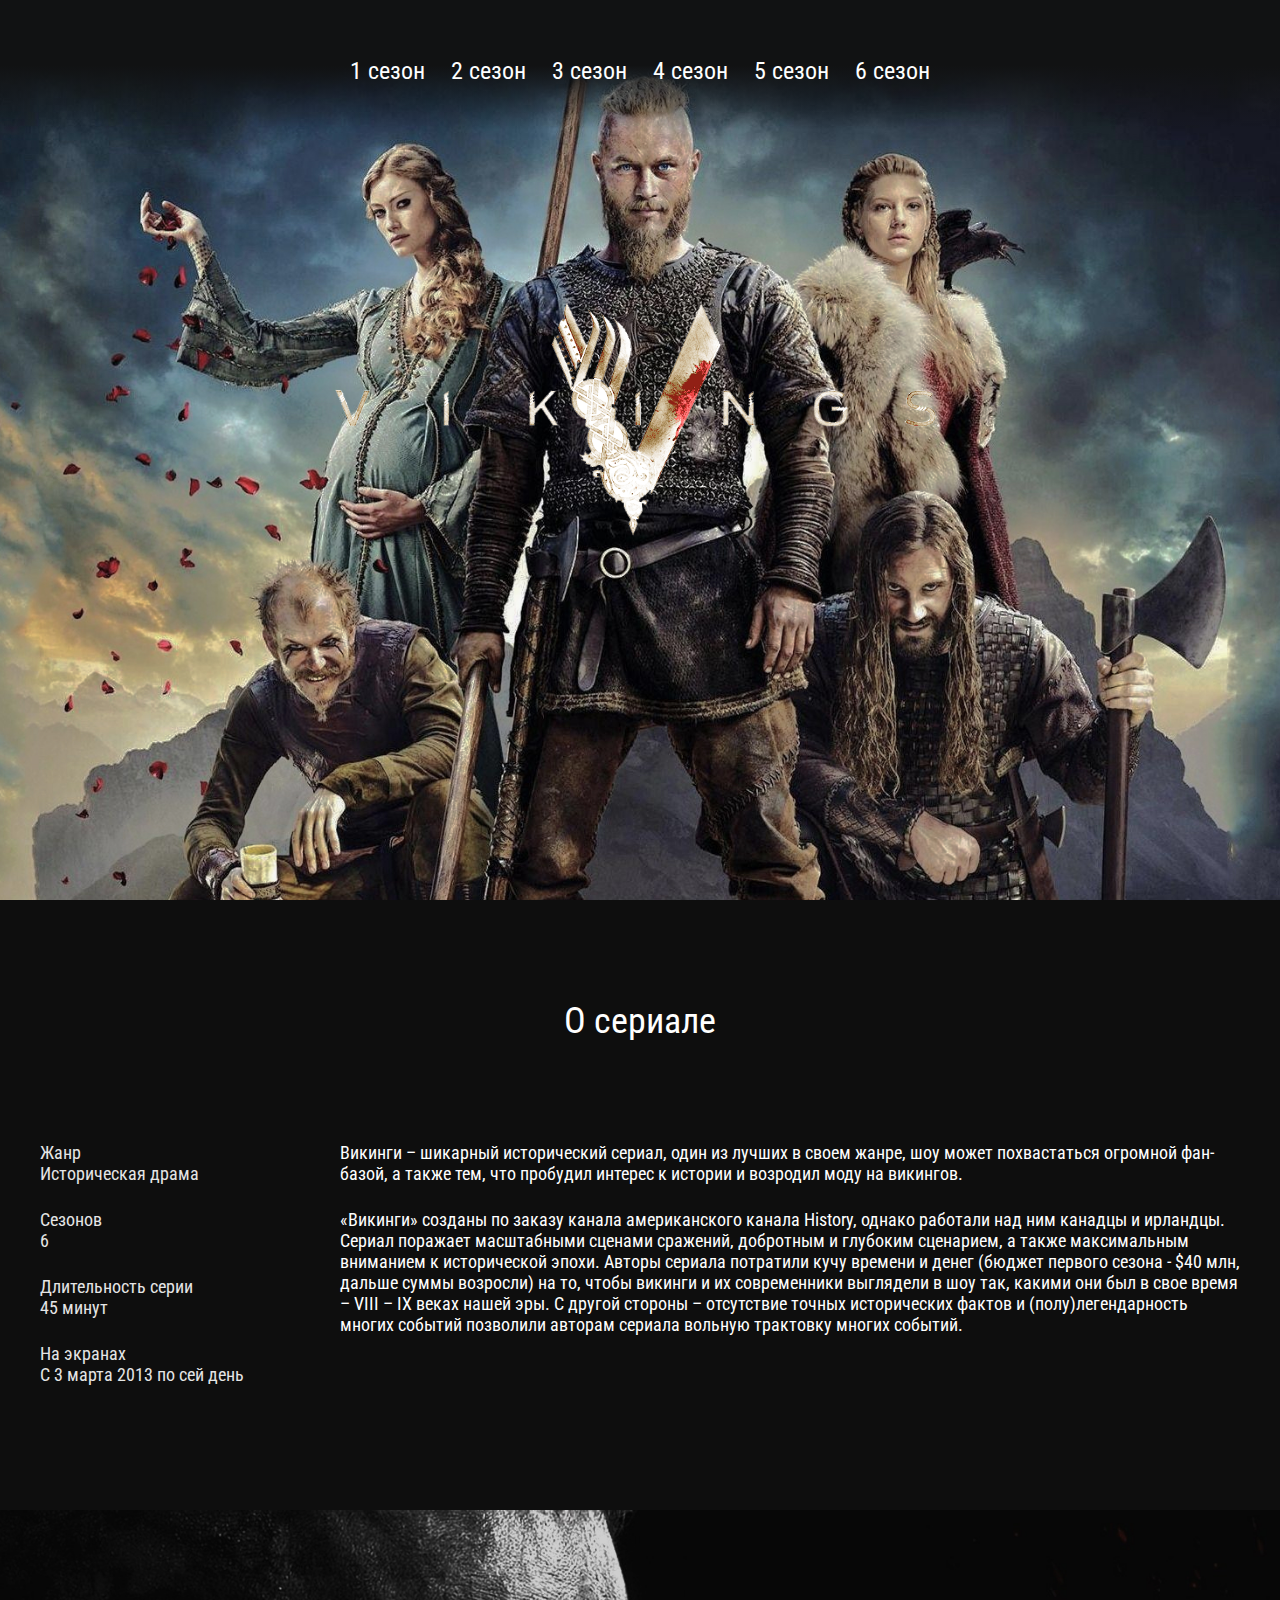
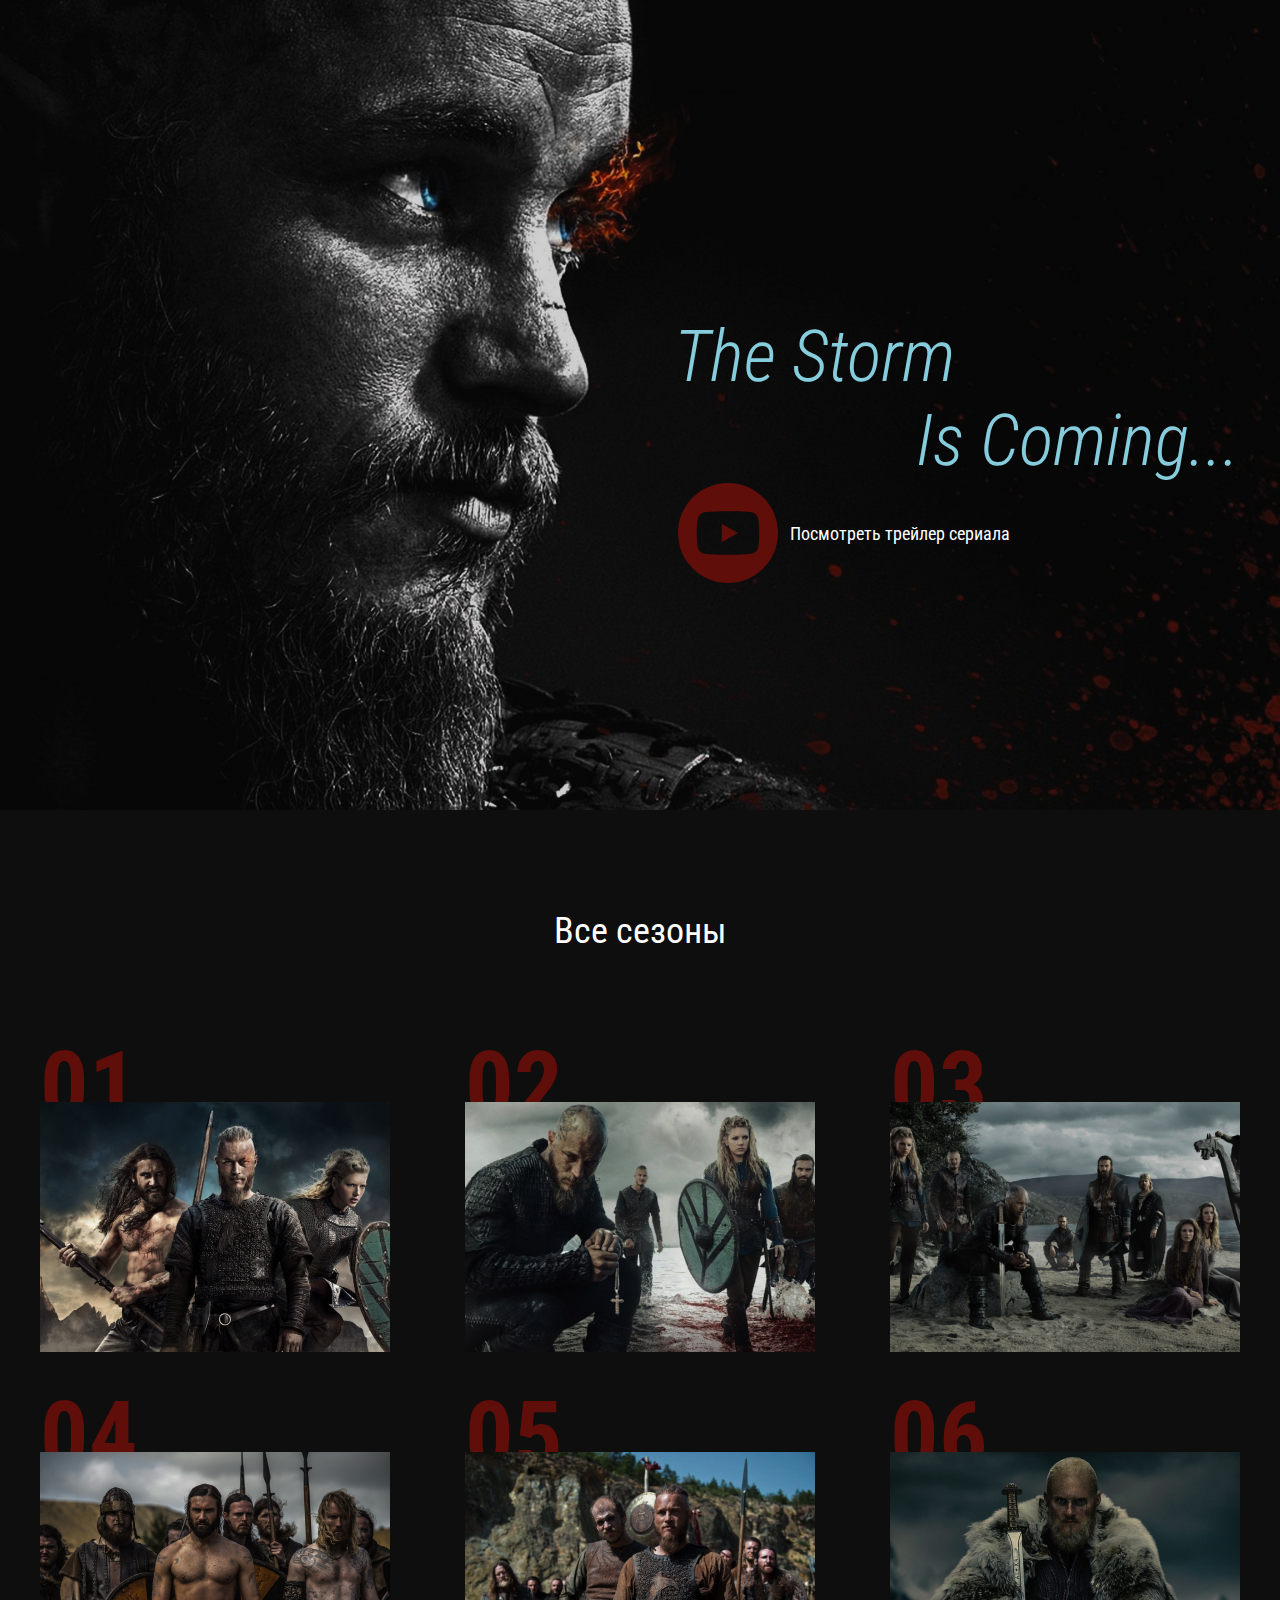
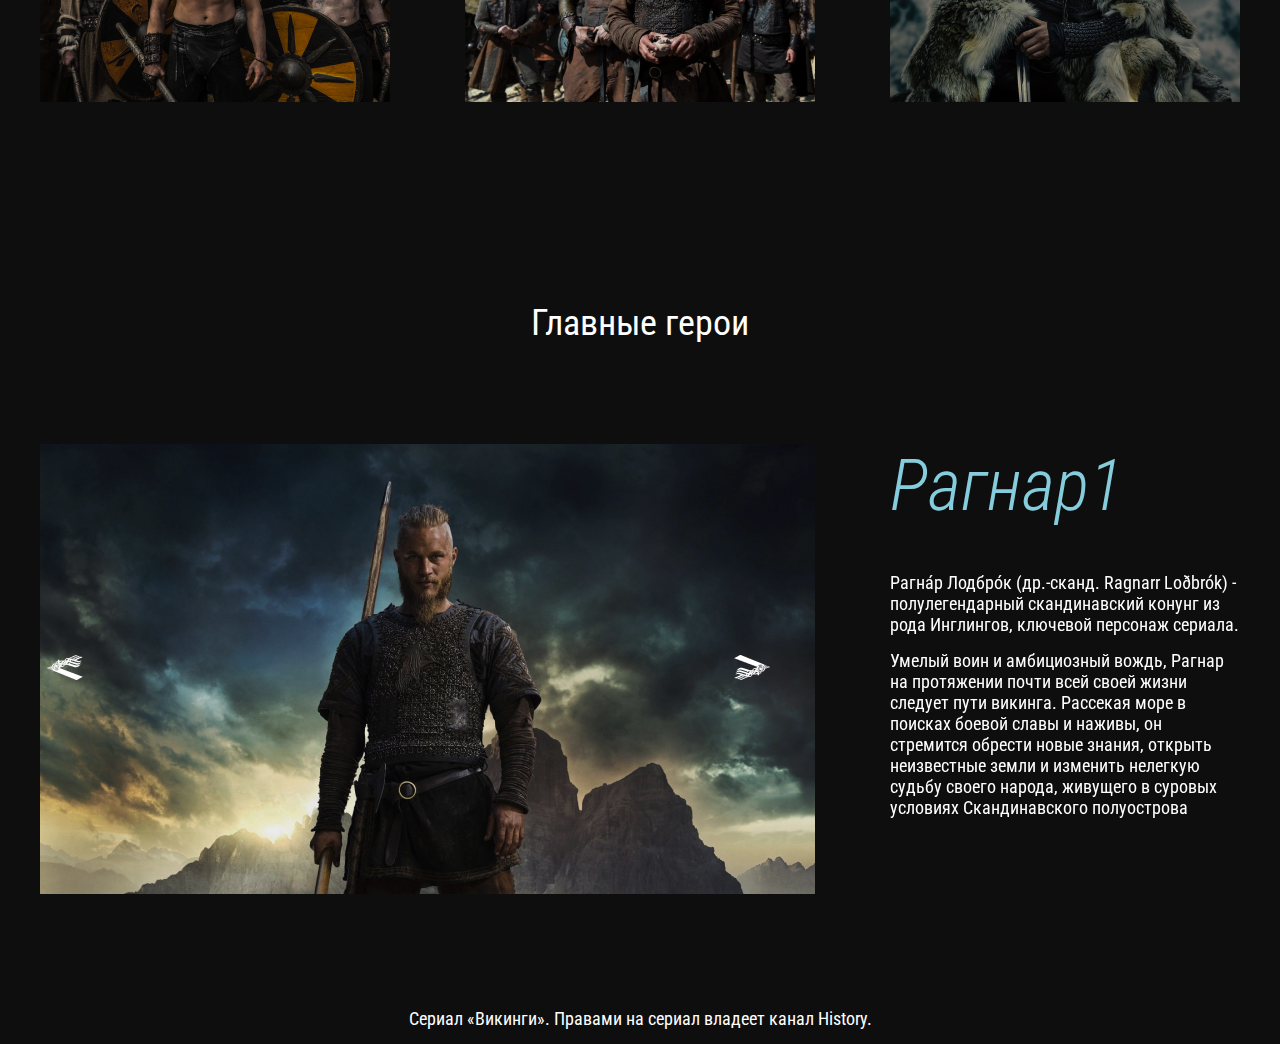
<file: index.html>
<!DOCTYPE html>
<html lang="en">
<head>
  <meta charset="UTF-8">
  <meta name="viewport" content="width=device-width, initial-scale=1.0">
  <meta http-equiv="X-UA-Compatible" content="ie=edge">
  <title>vikings</title>
  <link rel="preconnect" href="https://fonts.googleapis.com">
  <link href="https://fonts.googleapis.com/css2?family=Roboto+Condensed:ital,wght@0,400;0,700;1,300&display=swap" rel="stylesheet">
  <link rel="stylesheet" href="reset.css">
  <link rel="stylesheet" href="slick.css">
  <link rel="stylesheet" href="jquery.fancybox.css">
  <link rel="stylesheet" href="style.css">
</head>
<body>
  <header class="header">
    <nav class="menu">
      <button class="menu__btn">
        <span></span>
      </button>
      <ul class="menu__list">
        <li class="menu__list-item">
          <a class="menu__list-link" href="season-1.html">1 cезон</a>
        </li>
        <li class="menu__list-item">
          <a class="menu__list-link" href="#">2 cезон</a>
        </li>
        <li class="menu__list-item">
          <a class="menu__list-link" href="#">3 cезон</a>
        </li>
        <li class="menu__list-item">
          <a class="menu__list-link" href="#">4 cезон</a>
        </li>
        <li class="menu__list-item">
          <a class="menu__list-link" href="#">5 cезон</a>
        </li>
        <li class="menu__list-item">
          <a class="menu__list-link" href="#">6 cезон</a>
        </li>
      </ul>
    </nav>
    <div class="logo">
      <img class="logo__img" src="logo 1.png" alt="">
    </div>
  </header>
  <section class="about section-page">
    <div class="container">
      <h3 class="title">
        О сериале
      </h3>
      <div class="about__inner">
        <ul class="about__info">
          <li class="about__info-item">
            Жанр
           <span>Историческая драма</span> 
          </li>
          <li class="about__info-item">
            Сезонов
            <span>6</span>
          </li>
          <li class="about__info-item">
            Длительность серии
            <span>45 минут</span>
          </li>
          <li class="about__info-item">
            На экранах
            <span>С 3 марта 2013 по сей день</span>
          </li>
        </ul>
        <div class="about__text">
          <p>
            Викинги – шикарный исторический сериал, один из лучших в своем жанре, шоу может похвастаться огромной фан-базой, а также тем, что пробудил интерес к истории и возродил моду на викингов.
          </p>
          <p>
            «Викинги» созданы по заказу канала американского канала History, однако работали над ним канадцы и ирландцы. Сериал поражает масштабными сценами сражений, добротным и глубоким сценарием, а также максимальным вниманием к исторической эпохи. Авторы сериала потратили кучу времени и денег (бюджет первого сезона - $40 млн, дальше суммы возросли) на то, чтобы викинги и их современники выглядели в шоу так, какими они был в свое время – VIII – IX веках нашей эры. С другой стороны – отсутствие точных исторических фактов и (полу)легендарность многих событий позволили авторам сериала вольную трактовку многих событий.
          </p>
        </div>
      </div>
    </div>
  </section>
  <section class="video">
    <div class="container">
      <h3 class="video__text">
        <span>The Storm </span>
        Is Coming...
      </h3>
      <a class="video__btn" data-fancybox href="https://www.youtube.com/watch?v=tx5Ne_TbWpQ&list=PLN2KCaMlZNdC8eipxblUb3vqh7GuG6ElK&index=25">Посмотреть трейлер сериала</a>
    </div>
  </section>
  <section class="seasons section-page">
    <div class="container">
      <h3 class="title">
        Все сезоны
      </h3>
      <ol class="seasons__inner">
        <li class="seasons__item" style="background-image: url(sezon-1.jpg);">
          <a class="seasons__link" href="season-1.html">Cмотреть</a>
        </li>
        <li class="seasons__item" style="background-image: url(sezon-2.jpg);">
          <a class="seasons__link" href="#">Cмотреть</a>
        </li>
        <li class="seasons__item" style="background-image: url(sezon-3.jpg);">
          <a class="seasons__link" href="#">Cмотреть</a>
        </li>
        <li class="seasons__item" style="background-image: url(sezon-4.jpg);">
          <a class="seasons__link" href="#">Cмотреть</a>
        </li>
        <li class="seasons__item" style="background-image: url(sezon-5.jpg);">
          <a class="seasons__link" href="#">Cмотреть</a>
        </li>
        <li class="seasons__item" style="background-image: url(sezon-6.jpg);">
          <a class="seasons__link" href="#">Cмотреть</a>
        </li>
      </ol>
    </div>
  </section>
  <section class="heroes section-page">
    <div class="container">
      <h3 class="title">Главные герои</h3>
      <div class="heroes__inner">
        <div class="heroes__slider-img">
          <img class="heroes__images" src="sezon-7.jpg" alt="">
          <img class="heroes__images" src="sezon-7.jpg" alt="">
          <img class="heroes__images" src="sezon-7.jpg" alt="">
        </div>
        <div class="heroes__slider-text">
          <div class="heroes__text">
            <h4 class="heroes__name">Рагнар1</h4>
            <p>
              Рагна́р Лодбро́к (др.-сканд. Ragnarr Loðbrók) - полулегендарный скандинавский конунг из рода Инглингов, ключевой персонаж сериала.
            </p>
            <p>
              Умелый воин и амбициозный вождь, Рагнар на протяжении почти всей своей жизни следует пути викинга. Рассекая море в поисках боевой славы и наживы, он стремится обрести новые знания, открыть неизвестные земли и изменить нелегкую судьбу своего народа, живущего в суровых условиях Скандинавского полуострова
            </p>
          </div>
          <div class="heroes__text">
            <h4 class="heroes__name">Рагнар2</h4>
            <p>
              Рагна́р Лодбро́к (др.-сканд. Ragnarr Loðbrók) - полулегендарный скандинавский конунг из рода Инглингов, ключевой персонаж сериала.
            </p>
            <p>
              Умелый воин и амбициозный вождь, Рагнар на протяжении почти всей своей жизни следует пути викинга. Рассекая море в поисках боевой славы и наживы, он стремится обрести новые знания, открыть неизвестные земли и изменить нелегкую судьбу своего народа, живущего в суровых условиях Скандинавского полуострова
            </p>
          </div>
          <div class="heroes__text">
            <h4 class="heroes__name">Рагнар3</h4>
            <p>
              Рагна́р Лодбро́к (др.-сканд. Ragnarr Loðbrók) - полулегендарный скандинавский конунг из рода Инглингов, ключевой персонаж сериала.
            </p>
            <p>
              Умелый воин и амбициозный вождь, Рагнар на протяжении почти всей своей жизни следует пути викинга. Рассекая море в поисках боевой славы и наживы, он стремится обрести новые знания, открыть неизвестные земли и изменить нелегкую судьбу своего народа, живущего в суровых условиях Скандинавского полуострова
            </p>
          </div>
        </div>
      </div>
    </div>
  </section>
  <footer class="footer">
    <div class="container">
    <p class="copy">
      Сериал «Викинги». Правами на сериал владеет канал History.
    </p>
  </div>
  </footer>
  <script src="https://ajax.googleapis.com/ajax/libs/jquery/3.4.1/jquery.min.js"></script>
  <script src="slick.min.js"></script>
  <script src="jquery.fancybox.min.js"></script>
  <script src="main.js"></script>
</body>
</html>
</file>
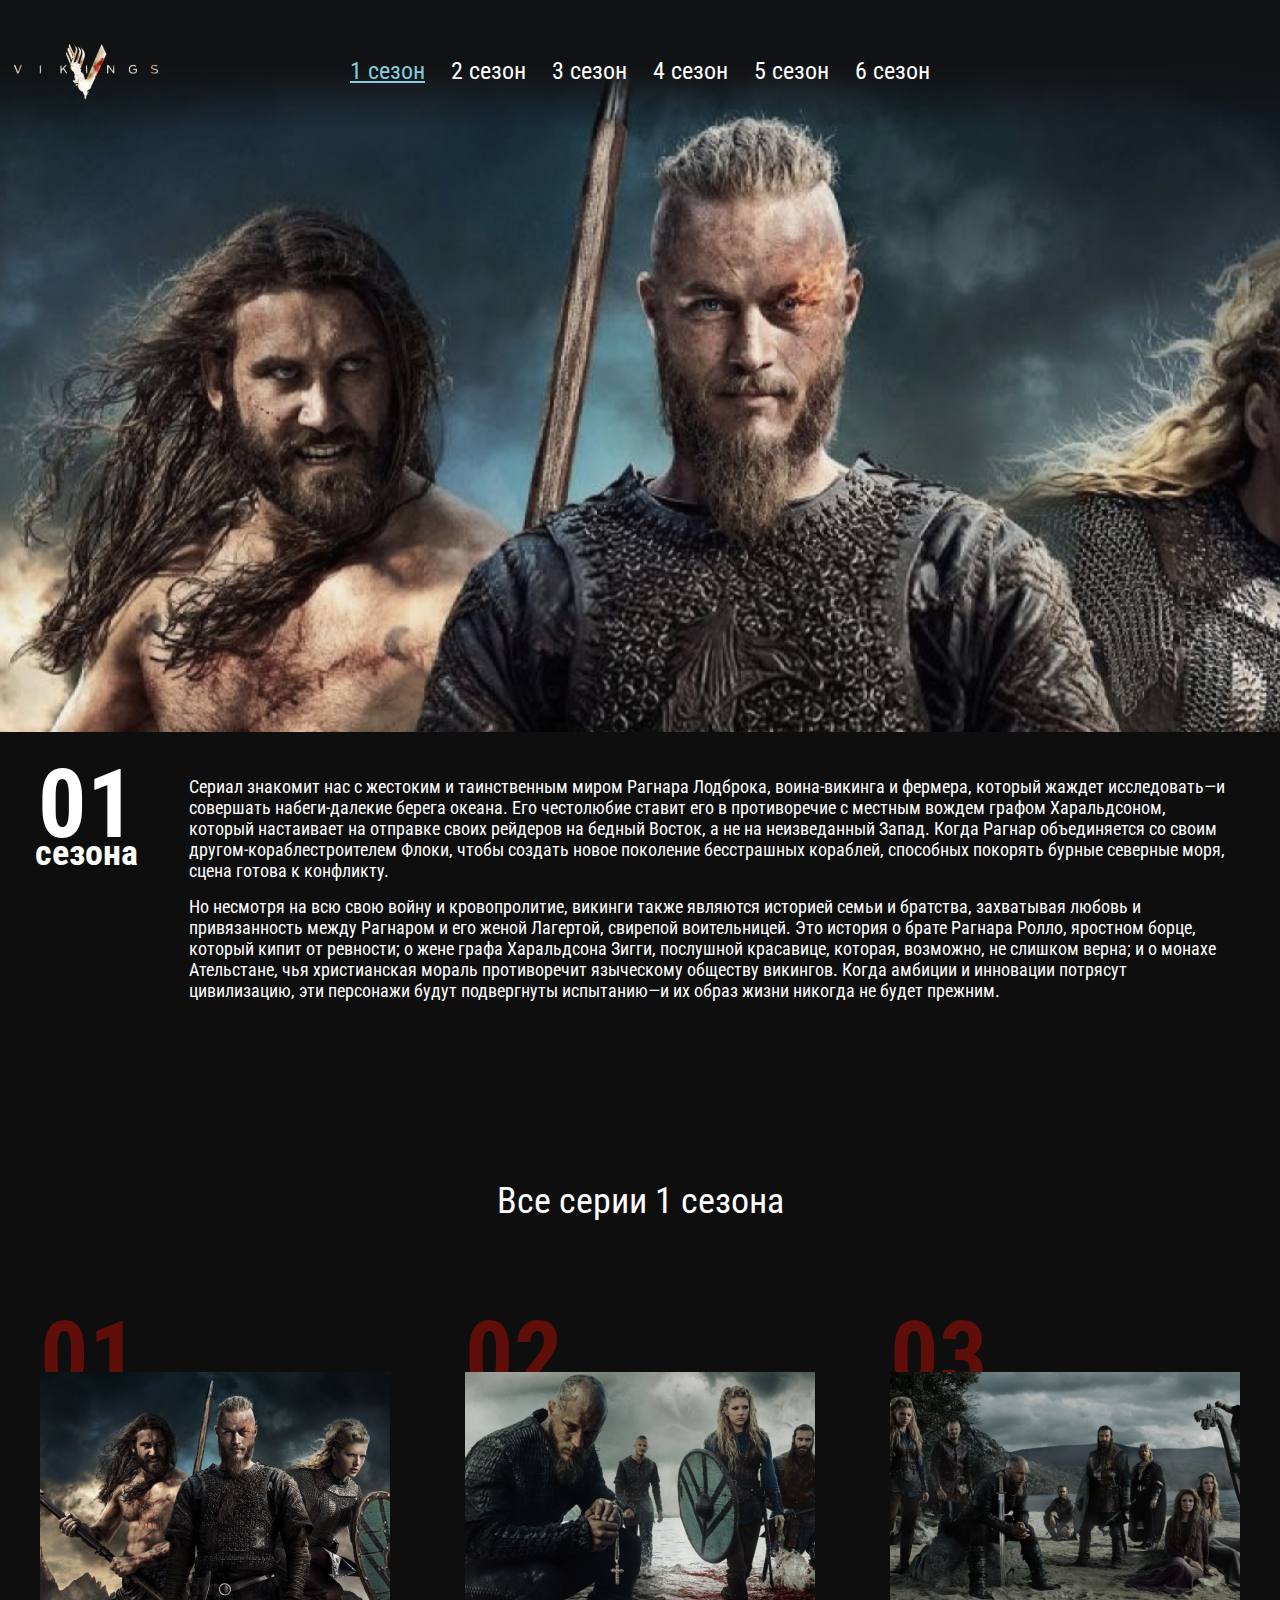
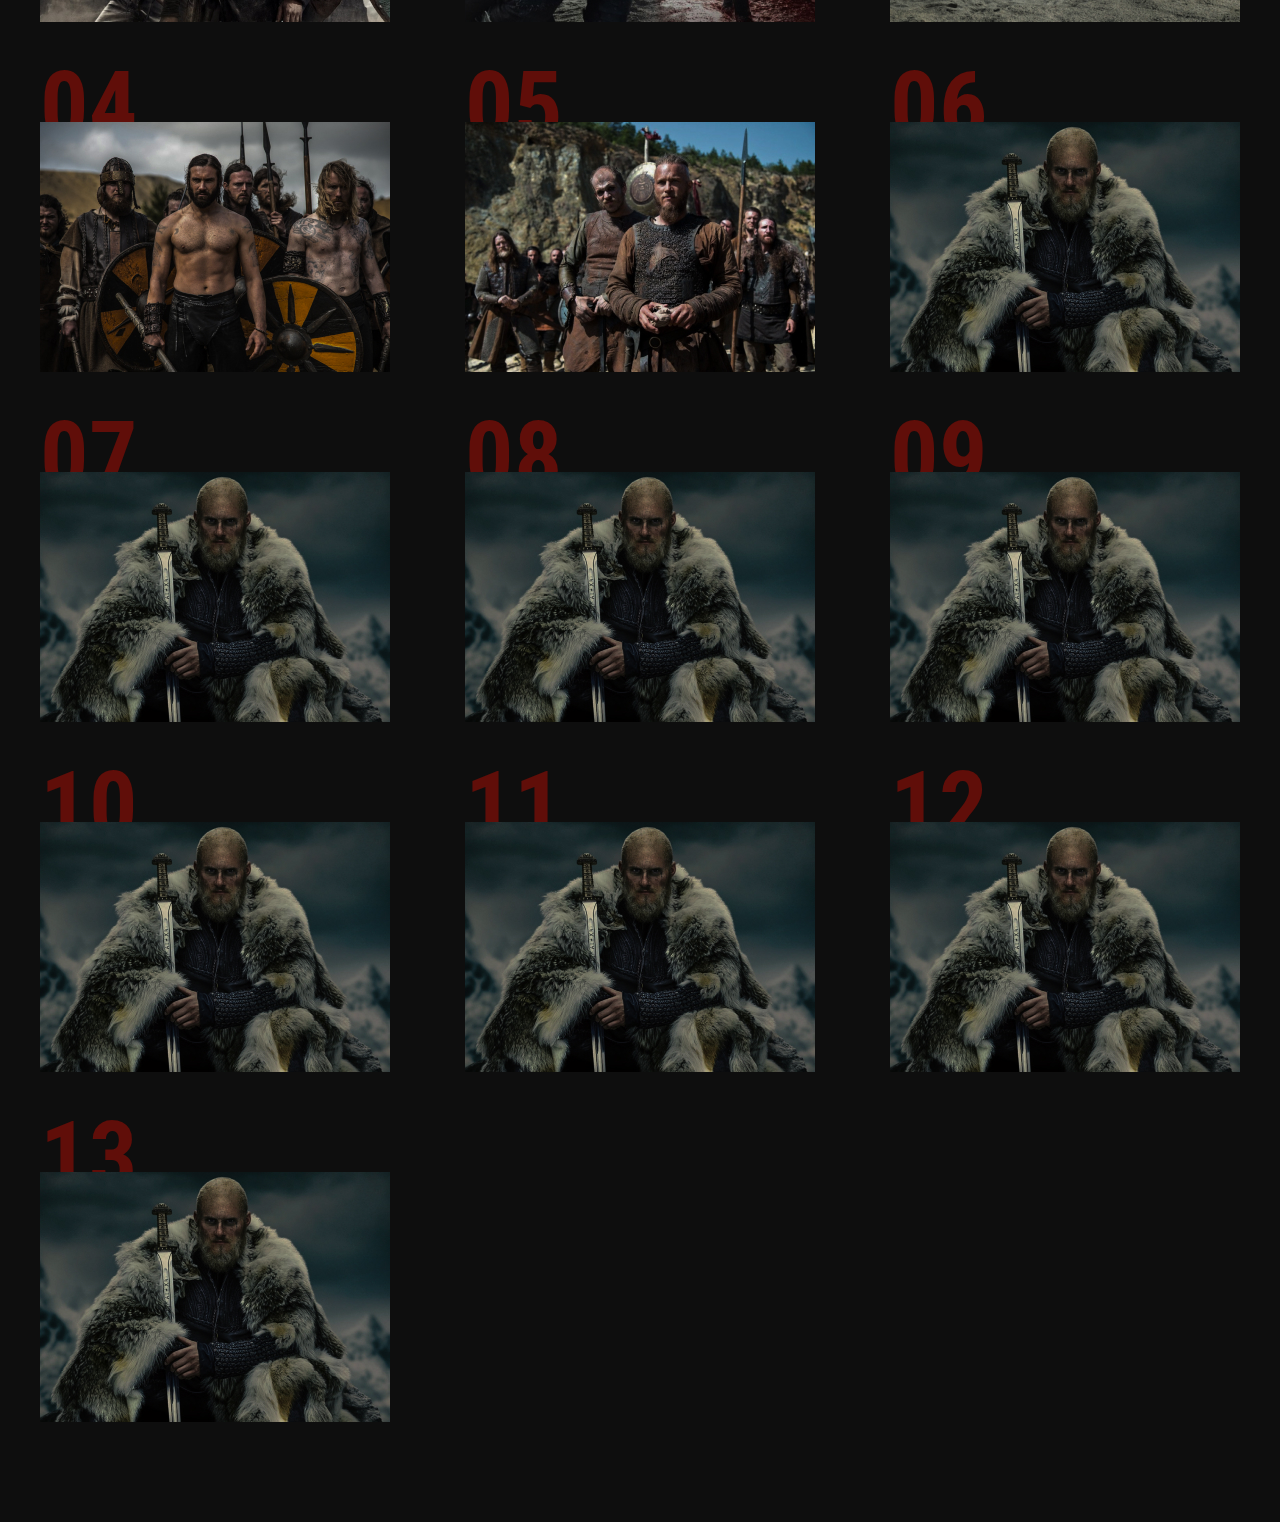
<file: season-1.html>
<!DOCTYPE html>
<html lang="en">
<head>
  <meta charset="UTF-8">
  <meta name="viewport" content="width=device-width, initial-scale=1.0">
  <meta http-equiv="X-UA-Compatible" content="ie=edge">
  <title>vikings</title>
  <link rel="preconnect" href="https://fonts.googleapis.com">
  <link href="https://fonts.googleapis.com/css2?family=Roboto+Condensed:ital,wght@0,400;0,700;1,300&display=swap" rel="stylesheet">
  <link rel="stylesheet" href="reset.css">
  <link rel="stylesheet" href="jquery.fancybox.css">
  <link rel="stylesheet" href="style.css">
</head>
<body>

<header class="page-header">
    <nav class="menu">
      <button class="menu__btn">
        <span></span>
      </button>
      <div class="menu__container">
        <a class="page-logo" href="index.html">
          <img src="sezon-11.jpg" alt="">
        </a>
          <ul class="menu__list">
            <li class="menu__list-item">
              <a class="menu__list-link menu__list-link--active" href="#">1 cезон</a>
            </li>
            <li class="menu__list-item">
              <a class="menu__list-link" href="#">2 cезон</a>
            </li>
            <li class="menu__list-item">
              <a class="menu__list-link" href="#">3 cезон</a>
            </li>
            <li class="menu__list-item">
              <a class="menu__list-link" href="#">4 cезон</a>
            </li>
            <li class="menu__list-item">
              <a class="menu__list-link" href="#">5 cезон</a>
            </li>
            <li class="menu__list-item">
              <a class="menu__list-link" href="#">6 cезон</a>
            </li>
          </ul>
      </div>
      
      </nav>
      <div class="season-info">
        <div class="season-info__num">
            01
            <span>сезона</span>
        </div>
        <div class="season-info__text">
            <p>
                Сериал знакомит нас с жестоким и таинственным миром Рагнара Лодброка, воина-викинга и фермера, который жаждет исследовать—и совершать набеги-далекие берега океана. Его честолюбие ставит его в противоречие с местным вождем графом Харальдсоном, который настаивает на отправке своих рейдеров на бедный Восток, а не на неизведанный Запад. Когда Рагнар объединяется со своим другом-кораблестроителем Флоки, чтобы создать новое поколение бесстрашных кораблей, способных покорять бурные северные моря, сцена готова к конфликту.
            </p>
            <p>
                Но несмотря на всю свою войну и кровопролитие, викинги также являются историей семьи и братства, захватывая любовь и привязанность между Рагнаром и его женой Лагертой, свирепой воительницей. Это история о брате Рагнара Ролло, яростном борце, который кипит от ревности; о жене графа Харальдсона Зигги, послушной красавице, которая, возможно, не слишком верна; и о монахе Ательстане, чья христианская мораль противоречит языческому обществу викингов. Когда амбиции и инновации потрясут цивилизацию, эти персонажи будут подвергнуты испытанию—и их образ жизни никогда не будет прежним.
            </p>
        </div>
      </div>
</header>
<section class="seasons section-page">
    <div class="container">
      <h3 class="title">
        Все серии 1 сезона
      </h3>
      <ol class="seasons__inner">
        <li class="seasons__item" style="background-image: url(sezon-1.jpg);">
          <a class="seasons__link"data-fancybox="gallery" href="https://www.youtube.com/watch?v=tx5Ne_TbWpQ&list=PLN2KCaMlZNdC8eipxblUb3vqh7GuG6ElK&index=25?autoplay=0">Cмотреть</a>
        </li>
        <li class="seasons__item" style="background-image: url(sezon-2.jpg);">
          <a class="seasons__link"data-fancybox="gallery" href="https://www.youtube.com/watch?v=tx5Ne_TbWpQ&list=PLN2KCaMlZNdC8eipxblUb3vqh7GuG6ElK&index=25?autoplay=0">Cмотреть</a>
        </li>
        <li class="seasons__item" style="background-image: url(sezon-3.jpg);">
          <a class="seasons__link"data-fancybox="gallery" href="https://www.youtube.com/watch?v=tx5Ne_TbWpQ&list=PLN2KCaMlZNdC8eipxblUb3vqh7GuG6ElK&index=25?autoplay=0">Cмотреть</a>
        </li>
        <li class="seasons__item" style="background-image: url(sezon-4.jpg);">
          <a class="seasons__link"data-fancybox="gallery" href="https://www.youtube.com/watch?v=tx5Ne_TbWpQ&list=PLN2KCaMlZNdC8eipxblUb3vqh7GuG6ElK&index=25?autoplay=0">Cмотреть</a>
        </li>
        <li class="seasons__item" style="background-image: url(sezon-5.jpg);">
          <a class="seasons__link"data-fancybox="gallery" href="https://www.youtube.com/watch?v=tx5Ne_TbWpQ&list=PLN2KCaMlZNdC8eipxblUb3vqh7GuG6ElK&index=25?autoplay=0">Cмотреть</a>
        </li>
        <li class="seasons__item" style="background-image: url(sezon-6.jpg);">
          <a class="seasons__link"data-fancybox="gallery" href="https://www.youtube.com/watch?v=tx5Ne_TbWpQ&list=PLN2KCaMlZNdC8eipxblUb3vqh7GuG6ElK&index=25?autoplay=0">Cмотреть</a>
        </li>
        <li class="seasons__item" style="background-image: url(sezon-6.jpg);">
          <a class="seasons__link"data-fancybox="gallery" href="https://www.youtube.com/watch?v=tx5Ne_TbWpQ&list=PLN2KCaMlZNdC8eipxblUb3vqh7GuG6ElK&index=25?autoplay=0">Cмотреть</a>
        </li>
        <li class="seasons__item" style="background-image: url(sezon-6.jpg);">
          <a class="seasons__link"data-fancybox="gallery" href="https://www.youtube.com/watch?v=tx5Ne_TbWpQ&list=PLN2KCaMlZNdC8eipxblUb3vqh7GuG6ElK&index=25?autoplay=0">Cмотреть</a>
        </li>
        <li class="seasons__item" style="background-image: url(sezon-6.jpg);">
          <a class="seasons__link"data-fancybox="gallery" href="https://www.youtube.com/watch?v=tx5Ne_TbWpQ&list=PLN2KCaMlZNdC8eipxblUb3vqh7GuG6ElK&index=25?autoplay=0">Cмотреть</a>
        </li>
        <li class="seasons__item" style="background-image: url(sezon-6.jpg);">
          <a class="seasons__link"data-fancybox="gallery" href="https://www.youtube.com/watch?v=tx5Ne_TbWpQ&list=PLN2KCaMlZNdC8eipxblUb3vqh7GuG6ElK&index=25?autoplay=0">Cмотреть</a>
        </li>
        <li class="seasons__item" style="background-image: url(sezon-6.jpg);">
          <a class="seasons__link"data-fancybox="gallery" href="https://www.youtube.com/watch?v=tx5Ne_TbWpQ&list=PLN2KCaMlZNdC8eipxblUb3vqh7GuG6ElK&index=25?autoplay=0">Cмотреть</a>
        </li>
        <li class="seasons__item" style="background-image: url(sezon-6.jpg);">
          <a class="seasons__link"data-fancybox="gallery" href="https://www.youtube.com/watch?v=tx5Ne_TbWpQ&list=PLN2KCaMlZNdC8eipxblUb3vqh7GuG6ElK&index=25?autoplay=0">Cмотреть</a>
        </li>
        <li class="seasons__item" style="background-image: url(sezon-6.jpg);">
          <a class="seasons__link"data-fancybox="gallery" href="https://www.youtube.com/watch?v=tx5Ne_TbWpQ&list=PLN2KCaMlZNdC8eipxblUb3vqh7GuG6ElK&index=25?autoplay=0">Cмотреть</a>
        </li>
      </ol>
    </div>
  </section>




<script src="https://ajax.googleapis.com/ajax/libs/jquery/3.4.1/jquery.min.js"></script>
<script src="jquery.fancybox.min.js"></script>
<script src="main.js"></script>
</body>
</html>
</file>
<file: style.css>
*{
    box-sizing: border-box;
}
body {
    background-color: #0e0e0e;
    color: #fff;
    font-family: 'Roboto Condensed', sans-serif;
    font-weight: 400;
    font-size: 18px;
    line-height: 21px;
}
a {
    color: inherit;
    text-decoration: none;
}
ul {
    list-style: none;
}
.container {
    max-width: 1220px;
    padding: 0 10px;
    margin: 0 auto;
}
.section-page {
    padding: 100px 0;
}
.title {
    text-align: center;
    margin-bottom: 100px;
    font-size: 36px;
    line-height: 42px;
    font-weight: 400;
}
.header {
    background-image: url(video.jpg);
    height: 100vh;
    background-repeat: no-repeat;
    background-size: cover;
    background-position: center 50px;
    text-align: center;
}
.header::after {
    content: "";
    position: absolute;
    height: 70px;
    bottom: 0;
    left: 0;
    width: 100%;
    background: linear-gradient(180der, #0e0e0e 0%, rgba(17,17,17,0.850295) 16.53%, rgba(32,31,33,0)100%);
    transform: rotate(180deg);
}
.menu {
    padding: 50px 0 58px;
    background: linear-gradient(180deg, #111213 0%, #111213 43.62%, rgba( 32,31,33, 0) 86.33%);
}
.menu__btn {
    display: none;
}
.menu__list {
    display: flex;
    justify-content: center;
    
}
.menu__list-item {
    padding: 0 13px;
}
.menu__list-link {
    font-size: 36px;
    line-height: 42px;
}
.menu__list-link:hover,
.menu__list-link--active {
    color: #85ccdc;
    text-decoration: underline;
}
.logo {
    padding-top: 17vh;
}
.about__inner {
    display: flex;
}
.about__info {
    width: 375px;
    margin-right: 50px;
    flex: none;
}
.about__info-item {
    margin-bottom: 25px;
    color: #e5e5e5;
}
.about__info-item span {
    display: block;
}
.about__text p {
    margin-bottom: 25px;
}
.video {
    background-image: url(video1.jpg);
    height: 100vh;
    background-size: cover;
    background-position: center center;
    background-repeat: no-repeat;
    text-align: right;
}
.video__text {
    font-style: italic;
    font-weight: 300;
    font-size: 72px;
    line-height: 84px;
    color: #85ccdc;
    padding-top: 45vh;
    margin-bottom: 40px;
}
.video__text span {
    display: block;
    padding-right: 285px;
}
.video__btn {
    padding-left: 112px;
    position: relative;
    margin-right: 230px;
}
.video__btn::before {
    content: "";
    position: absolute;
    width: 100px;
    height: 100px;
    top: -40px;
    left: 0;
    background-image: url(youtube\ 1\ 1.svg);
}
.seasons__inner {
    display: grid;
    grid-template-columns: repeat(auto-fill, minmax(284px, 1fr));
    grid-gap: 100px 75px;
    counter-reset: number;
    padding-top: 50px;
}
.seasons__item {
    height: 250px;
    background-repeat: no-repeat;
    background-position: center center;
    background-size: cover;
    list-style: none;
    position: relative;
    display: flex;
    justify-content: center;
    align-items: center;
}
.seasons__item:hover .seasons__link {
    opacity: 1;
}
.seasons__item::before {
    content: '0' counter(number);
    counter-increment: number;
    position: absolute;
    font-weight: bold;
    font-size: 96px;
    line-height: 112px;
    color: #600e09;
    left: 0;
    top: -72px;
    z-index: -1;
}
.seasons__item:nth-child(n+10)::before {
    content: counter(number);
}
.seasons__item:hover::after {
    content: '';
    position: absolute;
    top: 0;
    left: 0;
    right: 0;
    bottom: 0;
    background: rgba(14, 14, 14, 0.8);
}
.seasons__link {
    font-size: 36px;
    line-height: 42px;
    padding: 12px 78px 11px;
    background-color: #0e0e0e;
    opacity: 0;
    transition: all .3s;
    z-index: 2;
}
.heroes__inner {
    display: flex;
    justify-content: space-between;
}
.heroes__slider-img {
    max-width: 775px;
}
.heroes__slider-text {
    max-width: 350px;
}
.slick-btn {
    position: absolute;
    top: 50%;
    transform: translateY(-50%);
    border: none;
    background-color: transparent;
    z-index: 5;
    cursor: pointer;
    outline: none;
}
.slick-prev {
    right: 38px;
}
.skick-next {
    left: 38px;
}
.heroes__name {
    font-style: italic;
    font-weight: 300;
    font-size: 72px;
    line-height: 84px;
    color: #85ccdc;
    margin-bottom: 44px;
}
.heroes__text p {
    margin-bottom: 15px;
}
.copy {
    padding: 14px 0 15px;
    text-align: center;
}
.page-header {
    background-image: url(sezon-10.jpg);
    background-repeat: no-repeat;
    background-position: center center;
    background-size: cover;
    height: 90vh;
    position: relative;
}
.menu__container {
    max-width: 1385px;
    margin: 0 auto;
    position: relative
}

.page-logo {
    position: absolute;
    left: 0;
}
.season-info {
    position: absolute;
    max-width: 1385px;
    display: flex;
    padding: 44px 47px 64px 35px;
    background-color: #0e0e0e;
    bottom: 0;
    left: 0;
    right: 0;
    margin: 0px auto;
}
.season-info__num {
    font-weight: bold;
    font-size: 96px;
    line-height: 56px;
    text-align: center;
    margin-right: 51px;
}
.season-info__num span {
    display: block;
    font-size: 36px;
    line-height: 42px;
}
.season-info__text p {
    margin-bottom: 15px;
}
@media (max-width:1420px) {
    .page-logo {
        left: 10px;
        top: -6px
    }
}
@media (max-width:1366px) {
    .logo__img {
        width: 50%;
    }
    .menu__list-link {
        font-size: 24px;
        height: 32px;
    }
    .about__info {
        width: 250px;
    }
    .page-header {
        height: 120vh;
    }
}
@media (max-width:1200px) {
    .heroes__inner {
        display: block;
    }
    .heroes__slider-text {
        max-width: 100%;
        padding-top: 50px;
    }
    .heroes__slider-img {
        max-width: 100%;
    }
}
@media (max-width:1088px) {
    .seasons__item {
        height: 340px;
    }
}
@media (max-width:992px) {
   
}
@media (max-width:768px) {
    .about__inner {
        display: block;
    }
    .section-page {
        padding: 50px 0;
    }
    .title {
        margin-bottom: 50px;
        font-size: 28px;
        line-height: 36px;
    }
    body {
        font-size: 16px;
        line-height: 19px;
    }
    .video__text {
        font-size: 48px;
        line-height: 56px;
    }
    .video__text span {
        padding-right: 200px;
    }
    .video__btn {
        margin-right: 0;
        padding-left: 62px;
    }
    .video__btn::before {
        width: 50px;
        height: 50px;
        background-size: cover;
        top: -16px;
    }
    .seasons__inner {
        grid-gap: 80px 35px;
    }
    .heroes__name {
        font-size: 46px;
        line-height: 56px;
        margin-bottom: 25px;
    }
    .season-info {
        display: block;
        padding: 30px 10px 0 10px;
    }
    .season-info__num {
        text-align: left;
        font-size: 50px;
        line-height: 26px;
        margin-bottom: 15px;
    }
    .season-info__num span {
        font-size: 25px;
        line-height: 32px;
    }
    }
@media (max-width:640px) {
    .menu {
        padding: 0;
        text-align: center;
        background: linear-gradient(180deg, #111213 0%, #111213 10%, rgba( 32,31,33, 0) 86.33%);  
      }
    .menu__list {
        display: block;
        transform: translateY(-130%);
        transition: all .3s;
    }
    .menu__list.menu__list--active {
        transform: translateY(0%);
        padding: 100px 0 50px;
        background-color: #0e0e0e;
    }
    .menu__list-link {
        display: block;
        padding: 10px 0;
    }
    .logo {
        padding-top: 21vh;
    }
    .page-logo {
        display: block;
        z-index: 10;
        top: 22px;
     }
    .menu__btn {
        display: block;
        width: 50px;
        height: 40px;
        cursor: pointer;
        position: absolute;
        z-index: 10;
        right: 10px;
        top: 20px;
        display: flex;
        align-items: center;
        background-color: transparent;
        border: none;
        padding: 0;
    }
    .menu__btn span {
        background-color: #fff;
        height: 5px;
        width: 100%;
    }
    .menu__btn::after,
    .menu__btn::before {
        content: "";
        width: 100%;
        height: 5px;
        background-color: #fff;
        position: absolute;
    }
    .menu__btn::before {
        top: 0;
        left: 0;
    }
    .menu__btn::after {
        bottom: 0;
        left: 0;
    }
    .page-header {
        height: 160vh;
    }
}
@media (max-width:414px) {
    .seasons__item {
        height: 203px;
    }
}
@media (max-width:374px) {
    .page-header {
        height: 220vh;
    }
}
</file>
